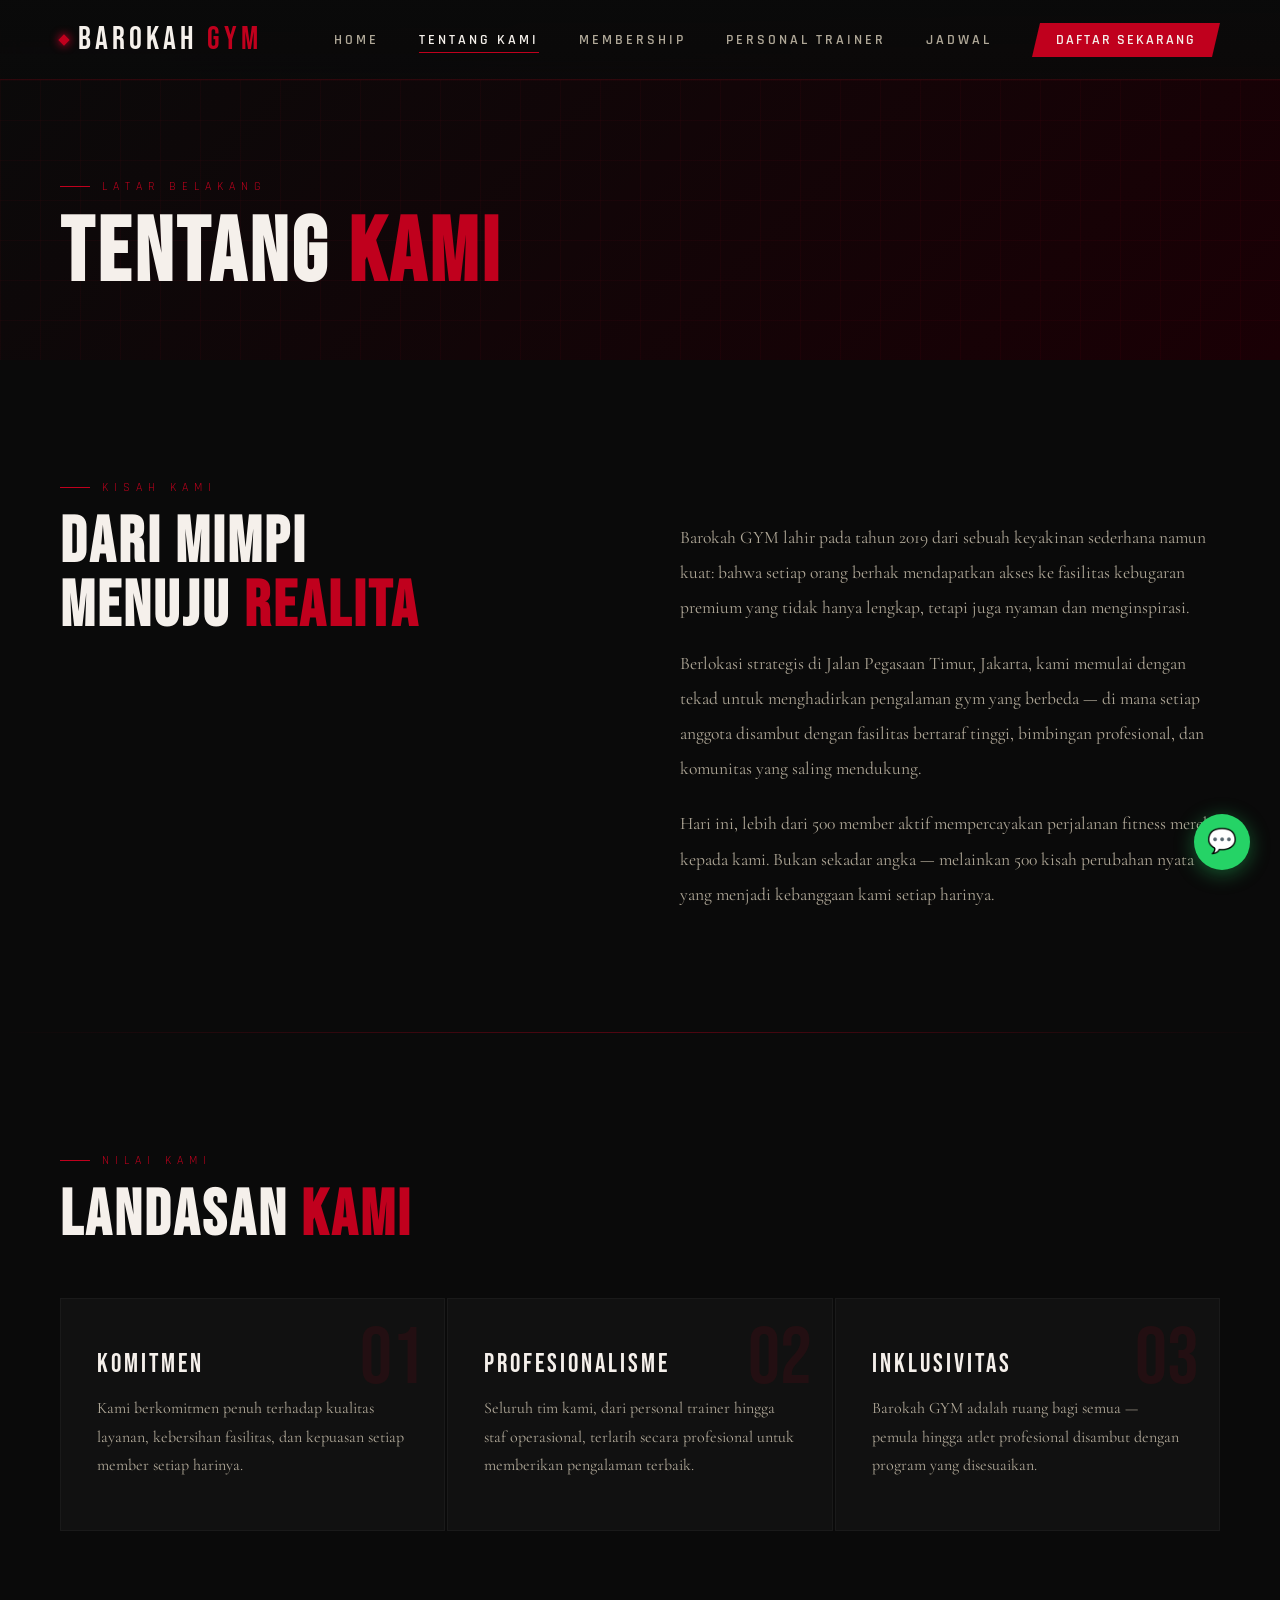
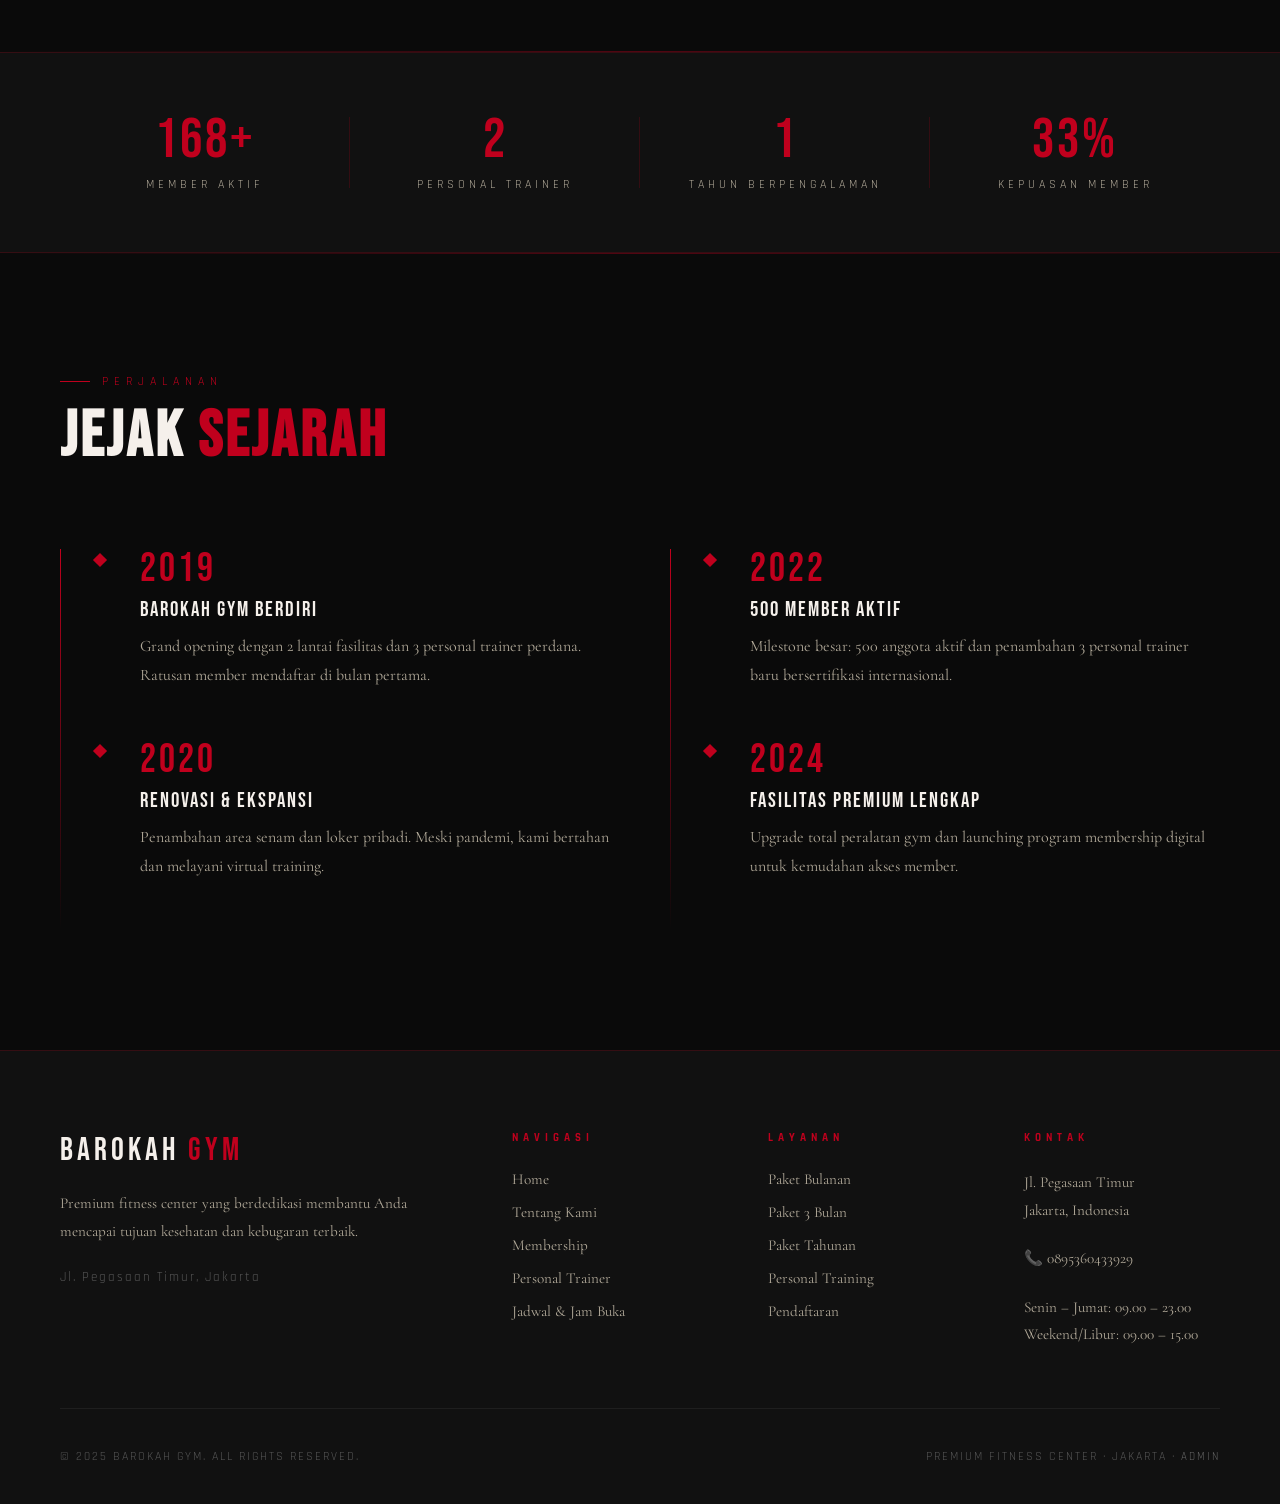
<file: pages/about.html>
<!DOCTYPE html>
<html lang="id">
<head>
  <meta charset="UTF-8" />
  <meta name="viewport" content="width=device-width, initial-scale=1.0" />
  <title>Tentang Kami — Barokah GYM</title>
  <link rel="stylesheet" href="../css/style.css" />
  <style>
    .values-grid {
      display: grid;
      grid-template-columns: repeat(3, 1fr);
      gap: 2px;
      margin-top: 50px;
    }
    .value-card {
      background: var(--black-2);
      padding: 50px 36px;
      position: relative;
      overflow: hidden;
      border: 1px solid rgba(255,255,255,0.04);
      transition: all 0.3s ease;
    }
    .value-card:hover {
      border-color: rgba(192,0,29,0.3);
      background: var(--black-3);
    }
    .value-num {
      font-family: 'Bebas Neue', cursive;
      font-size: 5rem;
      color: rgba(192,0,29,0.1);
      line-height: 1;
      position: absolute;
      top: 20px; right: 20px;
    }
    .value-title {
      font-family: 'Bebas Neue', cursive;
      font-size: 1.6rem;
      letter-spacing: 3px;
      margin-bottom: 14px;
    }
    .value-desc {
      font-family: 'Cormorant Garamond', serif;
      color: var(--white-dim);
      line-height: 1.8;
    }

    .timeline {
      position: relative;
      margin-top: 60px;
      padding-left: 40px;
    }
    .timeline::before {
      content: '';
      position: absolute;
      left: 0; top: 0; bottom: 0;
      width: 1px;
      background: linear-gradient(180deg, var(--crimson), transparent);
    }
    .timeline-item {
      position: relative;
      padding: 0 0 50px 40px;
    }
    .timeline-item::before {
      content: '';
      position: absolute;
      left: -5px; top: 6px;
      width: 10px; height: 10px;
      background: var(--crimson);
      transform: rotate(45deg);
    }
    .timeline-year {
      font-family: 'Bebas Neue', cursive;
      font-size: 2.5rem;
      letter-spacing: 3px;
      color: var(--crimson);
      line-height: 1;
      margin-bottom: 8px;
    }
    .timeline-title {
      font-family: 'Bebas Neue', cursive;
      font-size: 1.3rem;
      letter-spacing: 2px;
      margin-bottom: 10px;
    }
    .timeline-desc {
      font-family: 'Cormorant Garamond', serif;
      color: var(--white-dim);
      line-height: 1.8;
    }

    @media(max-width:768px){
      .values-grid { grid-template-columns: 1fr; }
    }
  </style>
</head>
<body>

<!-- NAVBAR -->
<nav>
  <a href="../index.html" class="nav-logo">BAROKAH <span>GYM</span></a>
  <ul class="nav-links">
    <li><a href="../index.html">Home</a></li>
    <li><a href="about.html" class="active">Tentang Kami</a></li>
    <li><a href="membership.html">Membership</a></li>
    <li><a href="trainer.html">Personal Trainer</a></li>
    <li><a href="schedule.html">Jadwal</a></li>
    <li><a href="register.html" class="nav-cta">Daftar Sekarang</a></li>
  </ul>
  <div class="hamburger"><span></span><span></span><span></span></div>
</nav>
<div class="mobile-menu">
  <ul>
    <li><a href="../index.html">Home</a></li>
    <li><a href="about.html">Tentang Kami</a></li>
    <li><a href="membership.html">Membership</a></li>
    <li><a href="trainer.html">Personal Trainer</a></li>
    <li><a href="schedule.html">Jadwal</a></li>
    <li><a href="register.html">Daftar Sekarang</a></li>
  </ul>
</div>

<!-- PAGE HERO -->
<div class="page-hero">
  <div class="page-hero-bg"></div>
  <div class="page-hero-pattern"></div>
  <div class="page-hero-content">
    <p class="section-eyebrow" style="margin-bottom:16px;">Latar Belakang</p>
    <h1 class="page-hero-title">TENTANG <span class="red">KAMI</span></h1>
  </div>
</div>

<!-- STORY SECTION -->
<div class="section">
  <div style="display:grid; grid-template-columns:1fr 1fr; gap:80px; align-items:start;">
    <div class="fade-in">
      <p class="section-eyebrow">Kisah Kami</p>
      <h2 class="section-title">DARI MIMPI<br>MENUJU <span class="red">REALITA</span></h2>
    </div>
    <div class="fade-in" style="padding-top:40px;">
      <p style="font-family:'Cormorant Garamond',serif; font-size:1.1rem; color:var(--white-dim); line-height:2; margin-bottom:20px;">
        Barokah GYM lahir pada tahun 2019 dari sebuah keyakinan sederhana namun kuat: bahwa setiap orang berhak mendapatkan akses ke fasilitas kebugaran premium yang tidak hanya lengkap, tetapi juga nyaman dan menginspirasi.
      </p>
      <p style="font-family:'Cormorant Garamond',serif; font-size:1.1rem; color:var(--white-dim); line-height:2; margin-bottom:20px;">
        Berlokasi strategis di Jalan Pegasaan Timur, Jakarta, kami memulai dengan tekad untuk menghadirkan pengalaman gym yang berbeda — di mana setiap anggota disambut dengan fasilitas bertaraf tinggi, bimbingan profesional, dan komunitas yang saling mendukung.
      </p>
      <p style="font-family:'Cormorant Garamond',serif; font-size:1.1rem; color:var(--white-dim); line-height:2;">
        Hari ini, lebih dari 500 member aktif mempercayakan perjalanan fitness mereka kepada kami. Bukan sekadar angka — melainkan 500 kisah perubahan nyata yang menjadi kebanggaan kami setiap harinya.
      </p>
    </div>
  </div>
</div>

<div class="divider"></div>

<!-- VALUES -->
<div class="section">
  <div class="fade-in">
    <p class="section-eyebrow">Nilai Kami</p>
    <h2 class="section-title">LANDASAN <span class="red">KAMI</span></h2>
  </div>
  <div class="values-grid">
    <div class="value-card fade-in">
      <div class="value-num">01</div>
      <div class="value-title">KOMITMEN</div>
      <p class="value-desc">Kami berkomitmen penuh terhadap kualitas layanan, kebersihan fasilitas, dan kepuasan setiap member setiap harinya.</p>
    </div>
    <div class="value-card fade-in">
      <div class="value-num">02</div>
      <div class="value-title">PROFESIONALISME</div>
      <p class="value-desc">Seluruh tim kami, dari personal trainer hingga staf operasional, terlatih secara profesional untuk memberikan pengalaman terbaik.</p>
    </div>
    <div class="value-card fade-in">
      <div class="value-num">03</div>
      <div class="value-title">INKLUSIVITAS</div>
      <p class="value-desc">Barokah GYM adalah ruang bagi semua — pemula hingga atlet profesional disambut dengan program yang disesuaikan.</p>
    </div>
  </div>
</div>

<div class="divider"></div>

<!-- STATS -->
<div class="stats-bar">
  <div class="stat-item">
    <div class="stat-number" data-target="500" data-suffix="+">0</div>
    <div class="stat-label">Member Aktif</div>
  </div>
  <div class="stat-item">
    <div class="stat-number" data-target="6">0</div>
    <div class="stat-label">Personal Trainer</div>
  </div>
  <div class="stat-item">
    <div class="stat-number" data-target="5">0</div>
    <div class="stat-label">Tahun Berpengalaman</div>
  </div>
  <div class="stat-item">
    <div class="stat-number" data-target="98" data-suffix="%">0</div>
    <div class="stat-label">Kepuasan Member</div>
  </div>
</div>

<div class="divider"></div>

<!-- TIMELINE / HISTORY -->
<div class="section">
  <div class="fade-in">
    <p class="section-eyebrow">Perjalanan</p>
    <h2 class="section-title">JEJAK <span class="red">SEJARAH</span></h2>
  </div>
  <div style="display:grid; grid-template-columns:1fr 1fr; gap:60px;">
    <div class="timeline fade-in">
      <div class="timeline-item">
        <div class="timeline-year">2019</div>
        <div class="timeline-title">Barokah GYM Berdiri</div>
        <p class="timeline-desc">Grand opening dengan 2 lantai fasilitas dan 3 personal trainer perdana. Ratusan member mendaftar di bulan pertama.</p>
      </div>
      <div class="timeline-item">
        <div class="timeline-year">2020</div>
        <div class="timeline-title">Renovasi & Ekspansi</div>
        <p class="timeline-desc">Penambahan area senam dan loker pribadi. Meski pandemi, kami bertahan dan melayani virtual training.</p>
      </div>
    </div>
    <div class="timeline fade-in">
      <div class="timeline-item">
        <div class="timeline-year">2022</div>
        <div class="timeline-title">500 Member Aktif</div>
        <p class="timeline-desc">Milestone besar: 500 anggota aktif dan penambahan 3 personal trainer baru bersertifikasi internasional.</p>
      </div>
      <div class="timeline-item">
        <div class="timeline-year">2024</div>
        <div class="timeline-title">Fasilitas Premium Lengkap</div>
        <p class="timeline-desc">Upgrade total peralatan gym dan launching program membership digital untuk kemudahan akses member.</p>
      </div>
    </div>
  </div>
</div>

<!-- FOOTER -->
<footer>
  <div class="footer-grid">
    <div>
      <div class="footer-logo">BAROKAH <span>GYM</span></div>
      <p class="footer-desc">Premium fitness center yang berdedikasi membantu Anda mencapai tujuan kesehatan dan kebugaran terbaik.</p>
      <p style="font-size:0.8rem; color:var(--gray); letter-spacing:2px;">Jl. Pegasaan Timur, Jakarta</p>
    </div>
    <div class="footer-col">
      <h4>Navigasi</h4>
      <ul>
        <li><a href="../index.html">Home</a></li>
        <li><a href="about.html">Tentang Kami</a></li>
        <li><a href="membership.html">Membership</a></li>
        <li><a href="trainer.html">Personal Trainer</a></li>
        <li><a href="schedule.html">Jadwal & Jam Buka</a></li>
      </ul>
    </div>
    <div class="footer-col">
      <h4>Layanan</h4>
      <ul>
        <li><a href="membership.html">Paket Bulanan</a></li>
        <li><a href="membership.html">Paket 3 Bulan</a></li>
        <li><a href="membership.html">Paket Tahunan</a></li>
        <li><a href="trainer.html">Personal Training</a></li>
        <li><a href="register.html">Pendaftaran</a></li>
      </ul>
    </div>
    <div class="footer-col">
      <h4>Kontak</h4>
      <p>Jl. Pegasaan Timur<br>Jakarta, Indonesia</p><br>
      <p>📞 0895360433929</p><br>
      <p>Senin – Jumat: 09.00 – 23.00<br>Weekend/Libur: 09.00 – 15.00</p>
    </div>
  </div>
  <div class="footer-bottom">
    <p>© 2025 BAROKAH GYM. ALL RIGHTS RESERVED.</p>
    <p>PREMIUM FITNESS CENTER · JAKARTA · <a href="../admin/" style="color:#666;text-decoration:none;font-size:0.7rem;letter-spacing:2px;">ADMIN</a></p>
  </div>
</footer>

<a href="https://wa.me/62895360433929" class="wa-float" target="_blank">💬</a>
<script src="../js/main.js"></script>
</body>
</html>
</file>
<file: css/style.css>
@import url('https://fonts.googleapis.com/css2?family=Bebas+Neue&family=Cormorant+Garamond:wght@300;400;600&family=Rajdhani:wght@300;400;500;600;700&display=swap');

:root {
  --crimson: #C0001D;
  --crimson-dark: #8B0015;
  --crimson-glow: #FF0033;
  --gold: #C9A84C;
  --gold-light: #E8C97A;
  --black: #0A0A0A;
  --black-2: #111111;
  --black-3: #1A1A1A;
  --black-4: #222222;
  --white: #F5F0EB;
  --white-dim: #B0A898;
  --gray: #555555;
}

*, *::before, *::after { margin: 0; padding: 0; box-sizing: border-box; }

html { scroll-behavior: smooth; }

body {
  background-color: var(--black);
  color: var(--white);
  font-family: 'Rajdhani', sans-serif;
  overflow-x: hidden;
  cursor: default;
}

/* ── SCROLLBAR ── */
::-webkit-scrollbar { width: 4px; }
::-webkit-scrollbar-track { background: var(--black-2); }
::-webkit-scrollbar-thumb { background: var(--crimson); border-radius: 2px; }

/* ── NAVBAR ── */
nav {
  position: fixed;
  top: 0; left: 0; right: 0;
  z-index: 1000;
  display: flex;
  align-items: center;
  justify-content: space-between;
  padding: 0 60px;
  height: 80px;
  background: linear-gradient(180deg, rgba(10,10,10,0.98) 0%, rgba(10,10,10,0.85) 100%);
  backdrop-filter: blur(12px);
  border-bottom: 1px solid rgba(192,0,29,0.2);
  transition: all 0.3s ease;
}

nav.scrolled {
  height: 64px;
  border-bottom-color: rgba(192,0,29,0.5);
}

.nav-logo {
  font-family: 'Bebas Neue', cursive;
  font-size: 2rem;
  letter-spacing: 4px;
  color: var(--white);
  text-decoration: none;
  display: flex;
  align-items: center;
  gap: 10px;
}

.nav-logo span {
  color: var(--crimson);
}

.nav-logo::before {
  content: '';
  display: inline-block;
  width: 8px; height: 8px;
  background: var(--crimson);
  transform: rotate(45deg);
  box-shadow: 0 0 10px var(--crimson-glow);
}

.nav-links {
  display: flex;
  list-style: none;
  gap: 40px;
  align-items: center;
}

.nav-links a {
  font-family: 'Rajdhani', sans-serif;
  font-weight: 600;
  font-size: 0.85rem;
  letter-spacing: 3px;
  text-transform: uppercase;
  color: var(--white-dim);
  text-decoration: none;
  position: relative;
  padding-bottom: 4px;
  transition: color 0.3s;
}

.nav-links a::after {
  content: '';
  position: absolute;
  bottom: 0; left: 0;
  width: 0; height: 1px;
  background: var(--crimson);
  transition: width 0.3s ease;
}

.nav-links a:hover,
.nav-links a.active {
  color: var(--white);
}

.nav-links a:hover::after,
.nav-links a.active::after {
  width: 100%;
}

.nav-cta {
  background: var(--crimson) !important;
  color: var(--white) !important;
  padding: 8px 24px !important;
  letter-spacing: 2px !important;
  clip-path: polygon(8px 0%, 100% 0%, calc(100% - 8px) 100%, 0% 100%);
  transition: background 0.3s ease !important;
}

.nav-cta:hover {
  background: var(--crimson-glow) !important;
}

.nav-cta::after { display: none !important; }

/* HAMBURGER */
.hamburger {
  display: none;
  flex-direction: column;
  gap: 5px;
  cursor: pointer;
  padding: 4px;
}

.hamburger span {
  display: block;
  width: 26px; height: 2px;
  background: var(--white);
  transition: all 0.3s;
}

/* ── HERO ── */
.hero {
  min-height: 100vh;
  display: flex;
  align-items: center;
  position: relative;
  overflow: hidden;
  padding-top: 80px;
}

.hero-bg {
  position: absolute;
  inset: 0;
  background:
    radial-gradient(ellipse 60% 60% at 70% 50%, rgba(192,0,29,0.12) 0%, transparent 70%),
    radial-gradient(ellipse 40% 40% at 20% 80%, rgba(192,0,29,0.06) 0%, transparent 60%),
    linear-gradient(135deg, var(--black) 0%, var(--black-2) 50%, #0F0000 100%);
}

.hero-grid {
  position: absolute;
  inset: 0;
  background-image:
    linear-gradient(rgba(192,0,29,0.04) 1px, transparent 1px),
    linear-gradient(90deg, rgba(192,0,29,0.04) 1px, transparent 1px);
  background-size: 60px 60px;
  mask-image: radial-gradient(ellipse 80% 80% at 50% 50%, black 40%, transparent 100%);
}

.hero-content {
  position: relative;
  z-index: 2;
  max-width: 1400px;
  margin: 0 auto;
  padding: 0 60px;
  width: 100%;
}

.hero-eyebrow {
  font-family: 'Rajdhani', sans-serif;
  font-size: 0.8rem;
  letter-spacing: 6px;
  color: var(--crimson);
  text-transform: uppercase;
  margin-bottom: 24px;
  display: flex;
  align-items: center;
  gap: 16px;
  animation: fadeInUp 0.8s ease both;
}

.hero-eyebrow::before {
  content: '';
  display: block;
  width: 40px; height: 1px;
  background: var(--crimson);
}

.hero-title {
  font-family: 'Bebas Neue', cursive;
  font-size: clamp(5rem, 12vw, 12rem);
  line-height: 0.9;
  letter-spacing: 4px;
  margin-bottom: 32px;
  animation: fadeInUp 0.8s 0.15s ease both;
}

.hero-title .accent {
  color: var(--crimson);
  display: block;
  text-shadow: 0 0 60px rgba(192,0,29,0.4);
}

.hero-title .outline {
  -webkit-text-stroke: 1px rgba(245,240,235,0.3);
  color: transparent;
  display: block;
}

.hero-subtitle {
  font-family: 'Cormorant Garamond', serif;
  font-size: 1.3rem;
  font-weight: 300;
  color: var(--white-dim);
  max-width: 500px;
  line-height: 1.8;
  margin-bottom: 48px;
  letter-spacing: 0.5px;
  animation: fadeInUp 0.8s 0.3s ease both;
}

.hero-actions {
  display: flex;
  gap: 20px;
  align-items: center;
  animation: fadeInUp 0.8s 0.45s ease both;
}

.btn-primary {
  font-family: 'Rajdhani', sans-serif;
  font-weight: 700;
  font-size: 0.85rem;
  letter-spacing: 3px;
  text-transform: uppercase;
  text-decoration: none;
  color: var(--white);
  background: var(--crimson);
  padding: 16px 40px;
  clip-path: polygon(12px 0%, 100% 0%, calc(100% - 12px) 100%, 0% 100%);
  transition: all 0.3s ease;
  display: inline-block;
}

.btn-primary:hover {
  background: var(--crimson-glow);
  box-shadow: 0 0 30px rgba(255,0,51,0.4);
  transform: translateY(-2px);
}

.btn-secondary {
  font-family: 'Rajdhani', sans-serif;
  font-weight: 600;
  font-size: 0.85rem;
  letter-spacing: 3px;
  text-transform: uppercase;
  text-decoration: none;
  color: var(--white-dim);
  background: transparent;
  padding: 16px 40px;
  border: 1px solid rgba(255,255,255,0.15);
  transition: all 0.3s ease;
  display: inline-block;
}

.btn-secondary:hover {
  color: var(--white);
  border-color: var(--crimson);
}

/* ── SECTION BASE ── */
.section {
  padding: 120px 60px;
  max-width: 1400px;
  margin: 0 auto;
}

.section-full {
  padding: 120px 60px;
}

.section-eyebrow {
  font-size: 0.75rem;
  letter-spacing: 6px;
  text-transform: uppercase;
  color: var(--crimson);
  margin-bottom: 16px;
  display: flex;
  align-items: center;
  gap: 12px;
}

.section-eyebrow::before {
  content: '';
  display: block;
  width: 30px; height: 1px;
  background: var(--crimson);
}

.section-title {
  font-family: 'Bebas Neue', cursive;
  font-size: clamp(2.5rem, 5vw, 5rem);
  letter-spacing: 3px;
  line-height: 1;
  margin-bottom: 20px;
}

.section-title .red { color: var(--crimson); }

.section-desc {
  font-family: 'Cormorant Garamond', serif;
  font-size: 1.1rem;
  color: var(--white-dim);
  max-width: 580px;
  line-height: 1.8;
}

/* ── DIVIDER ── */
.divider {
  width: 100%;
  height: 1px;
  background: linear-gradient(90deg, transparent, rgba(192,0,29,0.4), transparent);
  margin: 0;
}

/* ── STATS BAR ── */
.stats-bar {
  background: var(--black-2);
  border-top: 1px solid rgba(192,0,29,0.2);
  border-bottom: 1px solid rgba(192,0,29,0.2);
  padding: 40px 60px;
  display: grid;
  grid-template-columns: repeat(4, 1fr);
  gap: 0;
}

.stat-item {
  text-align: center;
  padding: 20px;
  position: relative;
}

.stat-item:not(:last-child)::after {
  content: '';
  position: absolute;
  right: 0; top: 20%; bottom: 20%;
  width: 1px;
  background: rgba(192,0,29,0.2);
}

.stat-number {
  font-family: 'Bebas Neue', cursive;
  font-size: 3.5rem;
  letter-spacing: 3px;
  color: var(--crimson);
  line-height: 1;
}

.stat-label {
  font-size: 0.75rem;
  letter-spacing: 4px;
  text-transform: uppercase;
  color: var(--white-dim);
  margin-top: 8px;
}

/* ── FACILITY CARDS ── */
.facilities-grid {
  display: grid;
  grid-template-columns: repeat(2, 1fr);
  gap: 2px;
  margin-top: 60px;
}

.facility-card {
  background: var(--black-2);
  padding: 50px 40px;
  position: relative;
  overflow: hidden;
  transition: all 0.4s ease;
  border: 1px solid rgba(255,255,255,0.04);
}

.facility-card::before {
  content: '';
  position: absolute;
  top: 0; left: 0;
  width: 3px; height: 0;
  background: var(--crimson);
  transition: height 0.4s ease;
}

.facility-card:hover::before { height: 100%; }
.facility-card:hover { background: var(--black-3); transform: translateX(4px); }

.facility-icon {
  font-size: 2.5rem;
  margin-bottom: 20px;
  display: block;
}

.facility-name {
  font-family: 'Bebas Neue', cursive;
  font-size: 1.8rem;
  letter-spacing: 3px;
  margin-bottom: 12px;
}

.facility-desc {
  font-family: 'Cormorant Garamond', serif;
  color: var(--white-dim);
  line-height: 1.8;
  font-size: 1rem;
}

/* ── PAGE HERO (inner pages) ── */
.page-hero {
  min-height: 40vh;
  display: flex;
  align-items: flex-end;
  padding: 80px 60px 60px;
  position: relative;
  overflow: hidden;
}

.page-hero-bg {
  position: absolute;
  inset: 0;
  background: linear-gradient(135deg, var(--black) 0%, #1a0005 100%);
}

.page-hero-pattern {
  position: absolute;
  inset: 0;
  background-image: linear-gradient(rgba(192,0,29,0.05) 1px, transparent 1px),
    linear-gradient(90deg, rgba(192,0,29,0.05) 1px, transparent 1px);
  background-size: 40px 40px;
}

.page-hero-content {
  position: relative;
  z-index: 2;
  max-width: 1400px;
  margin: 0 auto;
  width: 100%;
}

.page-hero-title {
  font-family: 'Bebas Neue', cursive;
  font-size: clamp(3rem, 7vw, 7rem);
  letter-spacing: 4px;
  line-height: 1;
}

.page-hero-title .red { color: var(--crimson); }

/* ── CARDS MEMBERSHIP ── */
.membership-grid {
  display: grid;
  grid-template-columns: repeat(3, 1fr);
  gap: 24px;
  margin-top: 60px;
}

.membership-card {
  background: var(--black-2);
  border: 1px solid rgba(255,255,255,0.06);
  padding: 50px 36px;
  position: relative;
  overflow: hidden;
  transition: all 0.4s ease;
}

.membership-card.featured {
  border-color: var(--crimson);
  background: linear-gradient(160deg, #1A0005 0%, var(--black-2) 100%);
}

.membership-card.featured::after {
  content: 'TERPOPULER';
  position: absolute;
  top: 20px; right: -30px;
  background: var(--crimson);
  font-size: 0.65rem;
  letter-spacing: 3px;
  padding: 6px 50px;
  transform: rotate(45deg);
}

.membership-card:hover {
  transform: translateY(-8px);
  box-shadow: 0 20px 60px rgba(0,0,0,0.6);
}

.membership-card.featured:hover {
  box-shadow: 0 20px 60px rgba(192,0,29,0.2);
}

.plan-name {
  font-size: 0.75rem;
  letter-spacing: 5px;
  text-transform: uppercase;
  color: var(--crimson);
  margin-bottom: 24px;
}

.plan-price {
  font-family: 'Bebas Neue', cursive;
  font-size: 3.5rem;
  letter-spacing: 2px;
  line-height: 1;
  margin-bottom: 6px;
}

.plan-period {
  font-size: 0.8rem;
  color: var(--white-dim);
  letter-spacing: 2px;
  margin-bottom: 36px;
  padding-bottom: 36px;
  border-bottom: 1px solid rgba(255,255,255,0.08);
}

.plan-features {
  list-style: none;
  margin-bottom: 40px;
}

.plan-features li {
  padding: 10px 0;
  font-family: 'Cormorant Garamond', serif;
  font-size: 1rem;
  color: var(--white-dim);
  display: flex;
  align-items: center;
  gap: 12px;
  border-bottom: 1px solid rgba(255,255,255,0.04);
}

.plan-features li::before {
  content: '✦';
  color: var(--crimson);
  font-size: 0.6rem;
  flex-shrink: 0;
}

/* ── TRAINER CARDS ── */
.trainers-grid {
  display: grid;
  grid-template-columns: repeat(3, 1fr);
  gap: 24px;
  margin-top: 60px;
}

.trainer-card {
  background: var(--black-2);
  border: 1px solid rgba(255,255,255,0.04);
  overflow: hidden;
  position: relative;
  transition: all 0.4s ease;
}

.trainer-card:hover {
  border-color: rgba(192,0,29,0.3);
  transform: translateY(-6px);
  box-shadow: 0 20px 50px rgba(0,0,0,0.5);
}

.trainer-avatar {
  height: 200px;
  background: var(--black-3);
  display: flex;
  align-items: center;
  justify-content: center;
  font-size: 5rem;
  position: relative;
  overflow: hidden;
}

.trainer-avatar::before {
  content: '';
  position: absolute;
  inset: 0;
  background: linear-gradient(180deg, transparent 50%, var(--black-2) 100%);
}

.trainer-body {
  padding: 28px;
}

.trainer-name {
  font-family: 'Bebas Neue', cursive;
  font-size: 1.6rem;
  letter-spacing: 3px;
  margin-bottom: 4px;
}

.trainer-spec {
  font-size: 0.7rem;
  letter-spacing: 4px;
  text-transform: uppercase;
  color: var(--crimson);
  margin-bottom: 16px;
}

.trainer-bio {
  font-family: 'Cormorant Garamond', serif;
  color: var(--white-dim);
  font-size: 0.95rem;
  line-height: 1.7;
  margin-bottom: 20px;
}

.trainer-price {
  font-family: 'Bebas Neue', cursive;
  font-size: 1.4rem;
  letter-spacing: 2px;
  color: var(--gold);
}

.trainer-price span {
  font-family: 'Rajdhani', sans-serif;
  font-size: 0.75rem;
  color: var(--white-dim);
  font-weight: 400;
  letter-spacing: 2px;
}

/* ── SCHEDULE TABLE ── */
.schedule-table {
  width: 100%;
  border-collapse: collapse;
  margin-top: 40px;
}

.schedule-table th {
  font-family: 'Rajdhani', sans-serif;
  font-size: 0.75rem;
  letter-spacing: 4px;
  text-transform: uppercase;
  color: var(--crimson);
  padding: 20px 24px;
  text-align: left;
  border-bottom: 1px solid rgba(192,0,29,0.3);
  background: rgba(192,0,29,0.05);
}

.schedule-table td {
  padding: 18px 24px;
  border-bottom: 1px solid rgba(255,255,255,0.04);
  font-family: 'Cormorant Garamond', serif;
  font-size: 1rem;
  color: var(--white-dim);
}

.schedule-table tr:hover td {
  background: rgba(192,0,29,0.04);
  color: var(--white);
}

.badge {
  display: inline-block;
  padding: 4px 12px;
  font-family: 'Rajdhani', sans-serif;
  font-size: 0.65rem;
  letter-spacing: 3px;
  text-transform: uppercase;
}

.badge-open { background: rgba(0,180,80,0.15); color: #00C85A; border: 1px solid rgba(0,200,90,0.2); }
.badge-half { background: rgba(255,160,0,0.15); color: #FFA500; border: 1px solid rgba(255,160,0,0.2); }

/* ── FORM ── */
.form-group {
  margin-bottom: 24px;
}

.form-label {
  display: block;
  font-size: 0.75rem;
  letter-spacing: 4px;
  text-transform: uppercase;
  color: var(--white-dim);
  margin-bottom: 10px;
}

.form-input,
.form-select,
.form-textarea {
  width: 100%;
  background: var(--black-3);
  border: 1px solid rgba(255,255,255,0.08);
  color: var(--white);
  font-family: 'Cormorant Garamond', serif;
  font-size: 1rem;
  padding: 14px 18px;
  outline: none;
  transition: border-color 0.3s ease;
  appearance: none;
}

.form-input:focus,
.form-select:focus,
.form-textarea:focus {
  border-color: var(--crimson);
}

.form-textarea {
  resize: vertical;
  min-height: 120px;
}

.form-select {
  cursor: pointer;
  background-image: url("data:image/svg+xml,%3Csvg xmlns='http://www.w3.org/2000/svg' width='12' height='8'%3E%3Cpath d='M0 0l6 8 6-8z' fill='%23C0001D'/%3E%3C/svg%3E");
  background-repeat: no-repeat;
  background-position: right 16px center;
  padding-right: 40px;
}

/* ── FOOTER ── */
footer {
  background: var(--black-2);
  border-top: 1px solid rgba(192,0,29,0.2);
  padding: 80px 60px 40px;
}

.footer-grid {
  display: grid;
  grid-template-columns: 2fr 1fr 1fr 1fr;
  gap: 60px;
  max-width: 1400px;
  margin: 0 auto;
  padding-bottom: 60px;
  border-bottom: 1px solid rgba(255,255,255,0.06);
}

.footer-logo {
  font-family: 'Bebas Neue', cursive;
  font-size: 2rem;
  letter-spacing: 4px;
  color: var(--white);
  margin-bottom: 20px;
}

.footer-logo span { color: var(--crimson); }

.footer-desc {
  font-family: 'Cormorant Garamond', serif;
  color: var(--white-dim);
  line-height: 1.8;
  font-size: 0.95rem;
  margin-bottom: 24px;
}

.footer-col h4 {
  font-size: 0.7rem;
  letter-spacing: 5px;
  text-transform: uppercase;
  color: var(--crimson);
  margin-bottom: 24px;
}

.footer-col ul { list-style: none; }

.footer-col ul li {
  margin-bottom: 12px;
}

.footer-col ul li a {
  font-family: 'Cormorant Garamond', serif;
  color: var(--white-dim);
  text-decoration: none;
  font-size: 0.95rem;
  transition: color 0.3s;
}

.footer-col ul li a:hover { color: var(--white); }

.footer-col p {
  font-family: 'Cormorant Garamond', serif;
  color: var(--white-dim);
  font-size: 0.95rem;
  line-height: 1.8;
}

.footer-bottom {
  max-width: 1400px;
  margin: 40px auto 0;
  display: flex;
  align-items: center;
  justify-content: space-between;
}

.footer-bottom p {
  font-size: 0.75rem;
  color: var(--gray);
  letter-spacing: 2px;
}

/* ── WHATSAPP FLOAT ── */
.wa-float {
  position: fixed;
  bottom: 30px; right: 30px;
  z-index: 999;
  width: 56px; height: 56px;
  background: #25D366;
  border-radius: 50%;
  display: flex;
  align-items: center;
  justify-content: center;
  font-size: 1.5rem;
  text-decoration: none;
  box-shadow: 0 4px 20px rgba(37,211,102,0.4);
  transition: all 0.3s ease;
  animation: pulse-wa 2s infinite;
}

.wa-float:hover {
  transform: scale(1.1);
  box-shadow: 0 6px 30px rgba(37,211,102,0.6);
}

/* ── ANIMATIONS ── */
@keyframes fadeInUp {
  from { opacity: 0; transform: translateY(30px); }
  to { opacity: 1; transform: translateY(0); }
}

@keyframes pulse-wa {
  0%, 100% { box-shadow: 0 4px 20px rgba(37,211,102,0.4); }
  50% { box-shadow: 0 4px 40px rgba(37,211,102,0.7); }
}

.fade-in {
  opacity: 0;
  transform: translateY(20px);
  transition: opacity 0.6s ease, transform 0.6s ease;
}

.fade-in.visible {
  opacity: 1;
  transform: translateY(0);
}

/* ── RESPONSIVE ── */
@media (max-width: 1024px) {
  nav { padding: 0 30px; }
  .section, .section-full, .page-hero { padding-left: 30px; padding-right: 30px; }
  .stats-bar { padding: 30px; }
  .footer-grid { grid-template-columns: 1fr 1fr; gap: 40px; }
  .footer { padding: 60px 30px 30px; }
}

@media (max-width: 768px) {
  nav { padding: 0 20px; }
  .nav-links { display: none; }
  .hamburger { display: flex; }
  .section, .section-full, .page-hero { padding-left: 20px; padding-right: 20px; }
  .hero-content { padding: 0 20px; }
  .stats-bar { grid-template-columns: repeat(2, 1fr); padding: 20px; }
  .facilities-grid { grid-template-columns: 1fr; }
  .membership-grid { grid-template-columns: 1fr; }
  .trainers-grid { grid-template-columns: 1fr; }
  .footer-grid { grid-template-columns: 1fr; gap: 30px; }
  .footer-bottom { flex-direction: column; gap: 12px; text-align: center; }
}

/* Mobile Nav Menu */
.mobile-menu {
  display: none;
  position: fixed;
  top: 80px; left: 0; right: 0;
  background: rgba(10,10,10,0.98);
  backdrop-filter: blur(12px);
  padding: 30px 20px;
  z-index: 999;
  border-bottom: 1px solid rgba(192,0,29,0.2);
}

.mobile-menu.open { display: block; }

.mobile-menu ul {
  list-style: none;
  display: flex;
  flex-direction: column;
  gap: 20px;
}

.mobile-menu ul a {
  font-family: 'Rajdhani', sans-serif;
  font-weight: 600;
  font-size: 1.1rem;
  letter-spacing: 3px;
  text-transform: uppercase;
  color: var(--white-dim);
  text-decoration: none;
  display: block;
  padding: 10px 0;
  border-bottom: 1px solid rgba(255,255,255,0.06);
}
</file>
